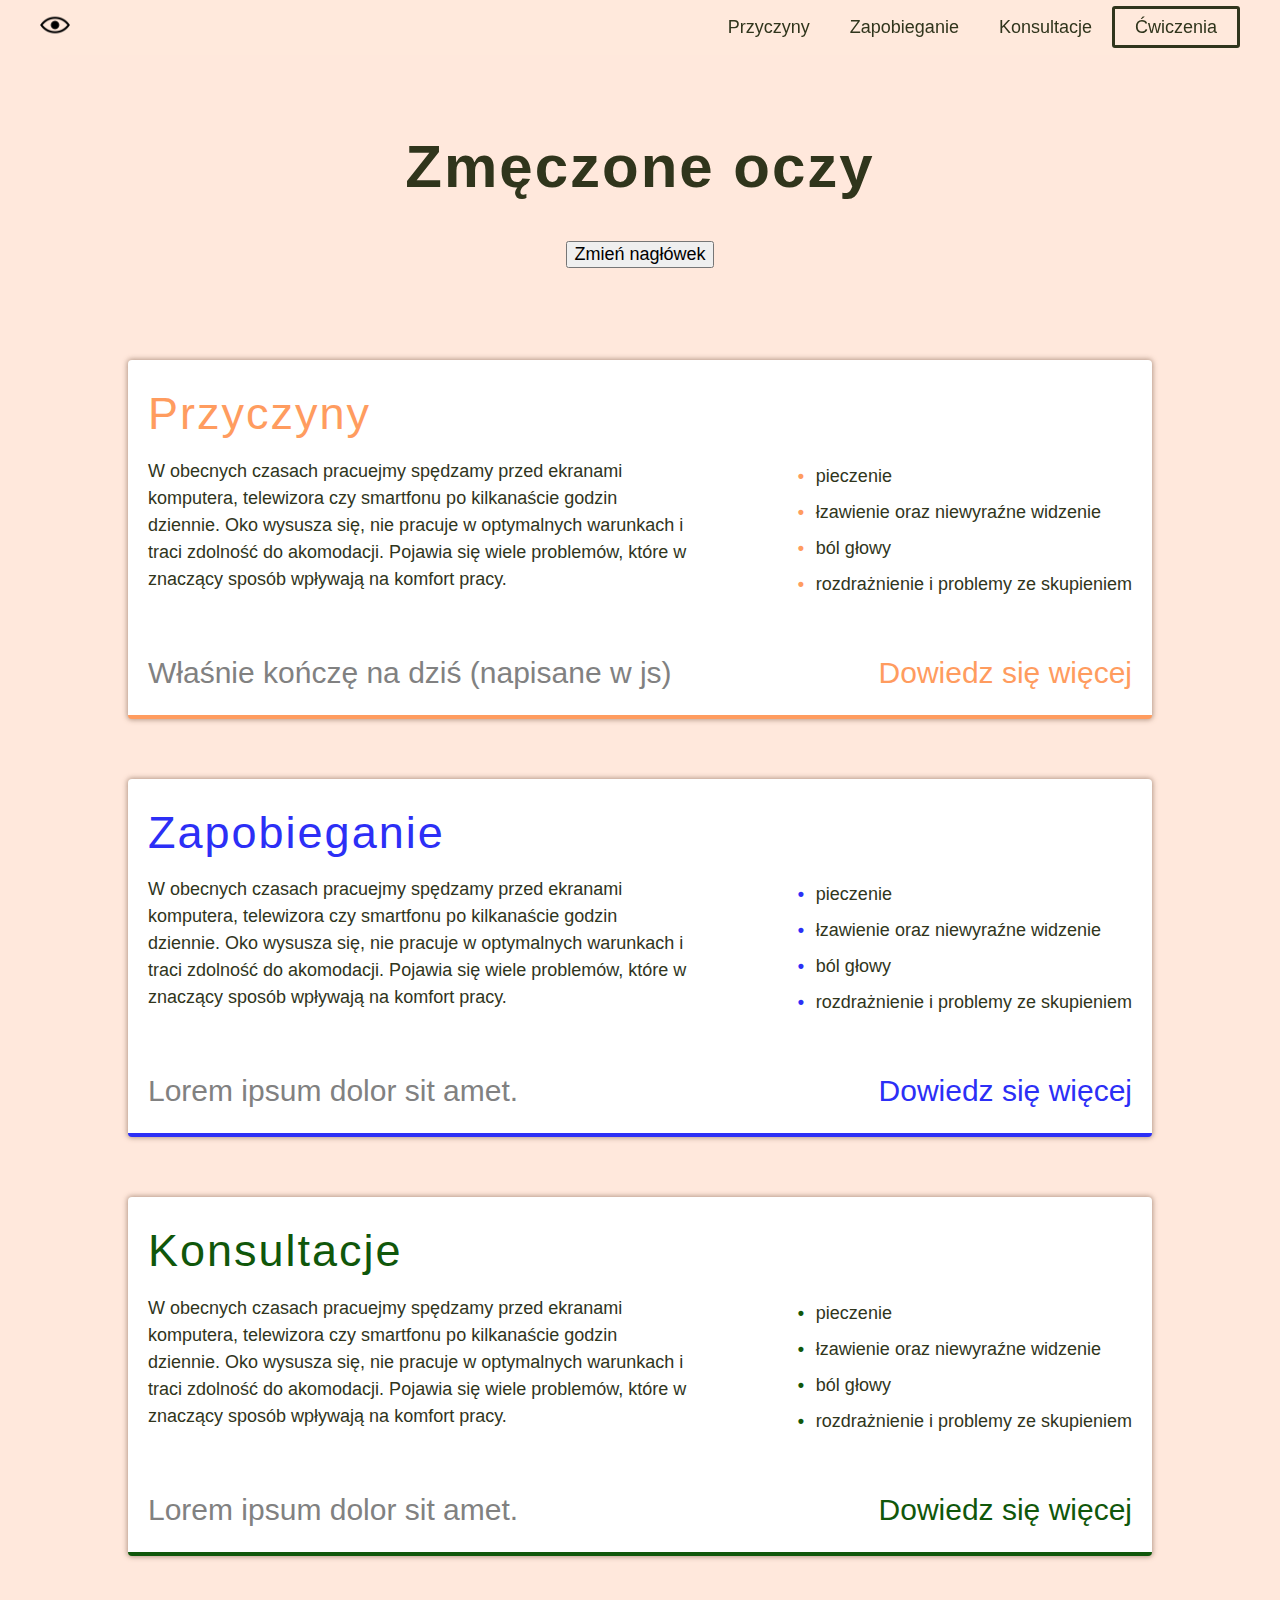
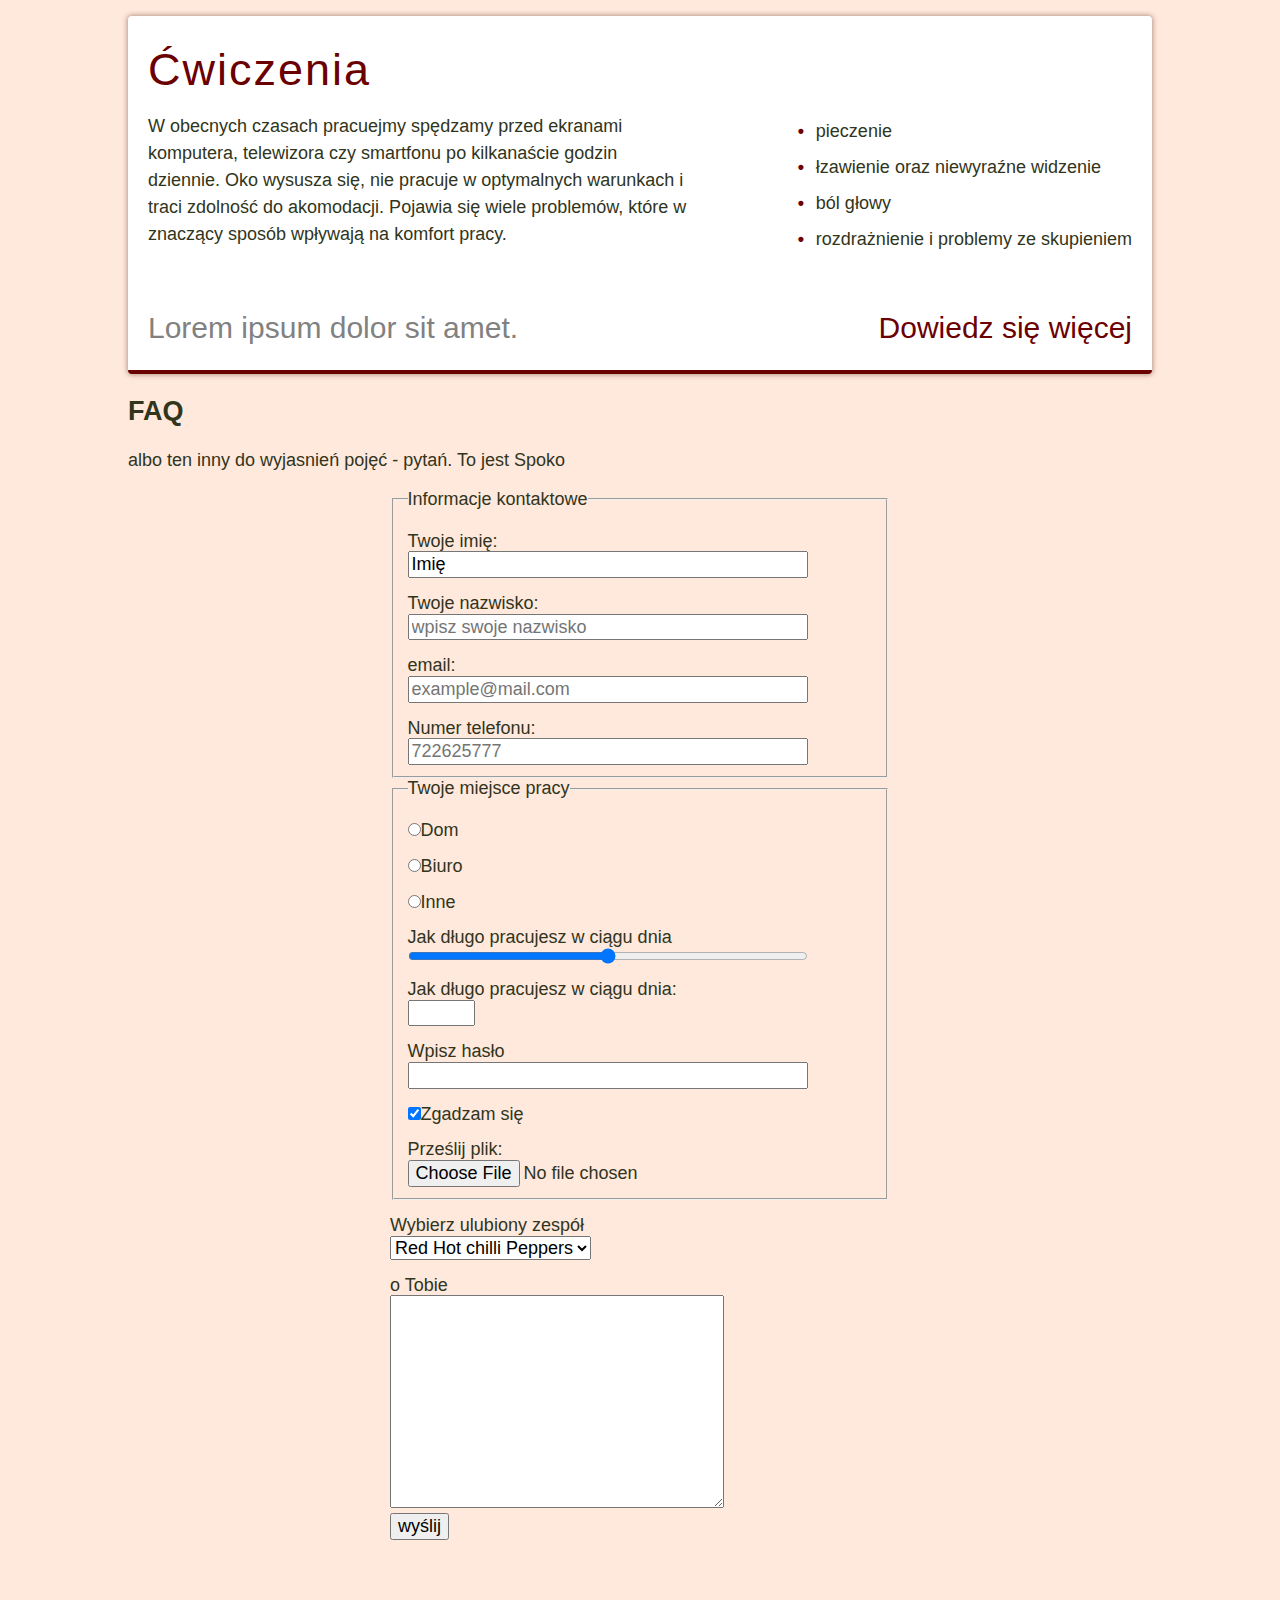
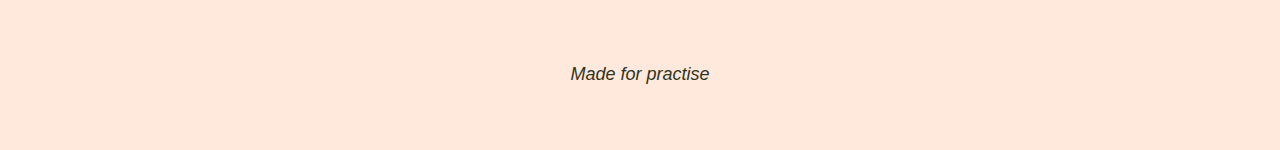
<file: index.html>
<!doctype html><html lang="pl"><head><meta charset="UTF-8"><meta name="viewport" content="width=device-width,initial-scale=1"><title>Test</title><link href="index.cafba7ba.css" rel="stylesheet"></head><body><header class="navigation__header"><nav class="navigation navigation--js"><ul class="navigation__list"><li class="navigation__item navigation__item--left"><a href=""><img src="img/eye_logo.d14acdd8.png" alt="Logo na którym jest oko" class="logo__navigation"><span class="link-block logo-description__mobile-only">Strona główna</span></a></li><li class="navigation__item"><a href="#why" class="link-block">Przyczyny</a></li><li class="navigation__item"><a href="#prevent" class="link-block">Zapobieganie</a></li><li class="navigation__item"><a href="#consultations" class="link-block">Konsultacje</a></li><li class="navigation__item"><a href="#excercises" class="link-block link-block__border">Ćwiczenia</a></li></ul></nav><button class="hamburger hamburger--js" aria-label="menu strony">👀</button></header><main class="main"><header class="main__header"><h1 class="main__heading main__heading--js">Zmęczone oczy</h1><button class="heading__button heading__button--js">Zmień nagłówek</button></header><article class="section section__why" id="why"><h2 class="section__heading section__heading--orange">Przyczyny</h2><div class="describtion__container"><p class="section__describtion">W obecnych czasach pracuejmy spędzamy przed ekranami komputera, telewizora czy smartfonu po kilkanaście godzin dziennie. Oko wysusza się, nie pracuje w optymalnych warunkach i traci zdolność do akomodacji. Pojawia się wiele problemów, które w znaczący sposób wpływają na komfort pracy.</p><ul class="section__list"><li class="section-list__item">pieczenie</li><li class="section-list__item">łzawienie oraz niewyraźne widzenie</li><li class="section-list__item">ból głowy</li><li class="section-list__item">rozdrażnienie i problemy ze skupieniem</li></ul></div><footer class="section__footer"><p class="section__footer--description section__footer--description--js">Lorem ipsum dolor sit amet.</p><p class="section__footer--description"><a href="" class="section__footer--link section__footer--linkOrange">Dowiedz się więcej</a></p></footer></article><article class="section section__prevent" id="prevent"><h2 class="section__heading section__heading--purple">Zapobieganie</h2><div class="describtion__container"><p class="section__describtion">W obecnych czasach pracuejmy spędzamy przed ekranami komputera, telewizora czy smartfonu po kilkanaście godzin dziennie. Oko wysusza się, nie pracuje w optymalnych warunkach i traci zdolność do akomodacji. Pojawia się wiele problemów, które w znaczący sposób wpływają na komfort pracy.</p><ul class="section__list section__list--purple"><li class="section-list__item">pieczenie</li><li class="section-list__item">łzawienie oraz niewyraźne widzenie</li><li class="section-list__item">ból głowy</li><li class="section-list__item">rozdrażnienie i problemy ze skupieniem</li></ul></div><footer class="section__footer"><p class="section__footer--description">Lorem ipsum dolor sit amet.</p><p class="section__footer--description"><a href="" class="section__footer--link section__footer--linkPurple">Dowiedz się więcej</a></p></footer></article><article class="section section__consultations" id="consultations"><h2 class="section__heading section__heading--green">Konsultacje</h2><div class="describtion__container"><p class="section__describtion">W obecnych czasach pracuejmy spędzamy przed ekranami komputera, telewizora czy smartfonu po kilkanaście godzin dziennie. Oko wysusza się, nie pracuje w optymalnych warunkach i traci zdolność do akomodacji. Pojawia się wiele problemów, które w znaczący sposób wpływają na komfort pracy.</p><ul class="section__list section__list--green"><li class="section-list__item">pieczenie</li><li class="section-list__item">łzawienie oraz niewyraźne widzenie</li><li class="section-list__item">ból głowy</li><li class="section-list__item">rozdrażnienie i problemy ze skupieniem</li></ul></div><footer class="section__footer"><p class="section__footer--description">Lorem ipsum dolor sit amet.</p><p class="section__footer--description"><a href="" class="section__footer--link section__footer--linkGreen">Dowiedz się więcej</a></p></footer></article><article class="section section__excercises" id="excercises"><h2 class="section__heading section__heading--red">Ćwiczenia</h2><div class="describtion__container"><p class="section__describtion">W obecnych czasach pracuejmy spędzamy przed ekranami komputera, telewizora czy smartfonu po kilkanaście godzin dziennie. Oko wysusza się, nie pracuje w optymalnych warunkach i traci zdolność do akomodacji. Pojawia się wiele problemów, które w znaczący sposób wpływają na komfort pracy.</p><ul class="section__list section__list--red"><li class="section-list__item">pieczenie</li><li class="section-list__item">łzawienie oraz niewyraźne widzenie</li><li class="section-list__item">ból głowy</li><li class="section-list__item">rozdrażnienie i problemy ze skupieniem</li></ul></div><footer class="section__footer"><p class="section__footer--description">Lorem ipsum dolor sit amet.</p><p class="section__footer--description"><a href="" class="section__footer--link section__footer--linkRed">Dowiedz się więcej</a></p></footer></article><section class="main__form"><h2>FAQ</h2><p>albo ten inny do wyjasnień pojęć - pytań. To jest Spoko</p><form method="POST" class="form" action="https://dev.cotenfrontend.pl"><fieldset><legend>Informacje kontaktowe</legend><div><label for="firstName">Twoje imię:</label> <input class="form__item" id="firstName" name="firstName" value="Imię"></div><div><label for="lastName">Twoje nazwisko:</label> <input class="form__item" name="lastName" id="lastName" placeholder="wpisz swoje nazwisko"></div><div><label for="email">email:</label> <input class="form__item" type="email" name="email" id="email" placeholder="example@mail.com"></div><div><label for="phone">Numer telefonu:</label> <input class="form__item" type="tel" name="phone" id="phone" placeholder="722625777"></div></fieldset><fieldset><legend>Twoje miejsce pracy</legend><div><label><input class="" type="radio" name="workPlace" id="home">Dom</label></div><div><label><input class="" type="radio" name="workPlace" id="office">Biuro</label></div><div><label><input class="" type="radio" name="workPlace" id="other">Inne</label></div><div><label for="workTime">Jak długo pracujesz w ciągu dnia</label> <input class="form__item range--js" type="range" name="workTime" id="workTime" min="0" max="12"></div><div><label for="workTimes">Jak długo pracujesz w ciągu dnia:</label> <input class="form__item--number" type="number" name="workTimes" id="workTimes" min="0" max="12"></div><div><label for="password">Wpisz hasło</label> <input class="form__item" type="password" name="password" id="password"></div><div><label><input class="" type="checkbox" name="agreement" id="agreement" checked="checked">Zgadzam się</label></div><div class="removeOnMobile"><label for="file">Prześlij plik:</label> <input class="" type="file" name="file" id="file"></div></fieldset><div><label for="band">Wybierz ulubiony zespół</label> <select name="band" id="band"><option value="redhot">Red Hot chilli Peppers</option><option value="aerosmith">Angix na tajwanie</option><option value="best">Hello best band</option></select></div><div><label for="text">o Tobie</label> <textarea name="text" id="text" cols="30" rows="10"></textarea></div><div><input type="submit" name="finaaAgree" value="wyślij"></div></form></section></main><footer class="footer"><p class="footer__description">Made for practise</p></footer><script src="index.cafba7ba.js"></script><script src="main.cafba7ba.js"></script></body></html>
</file>
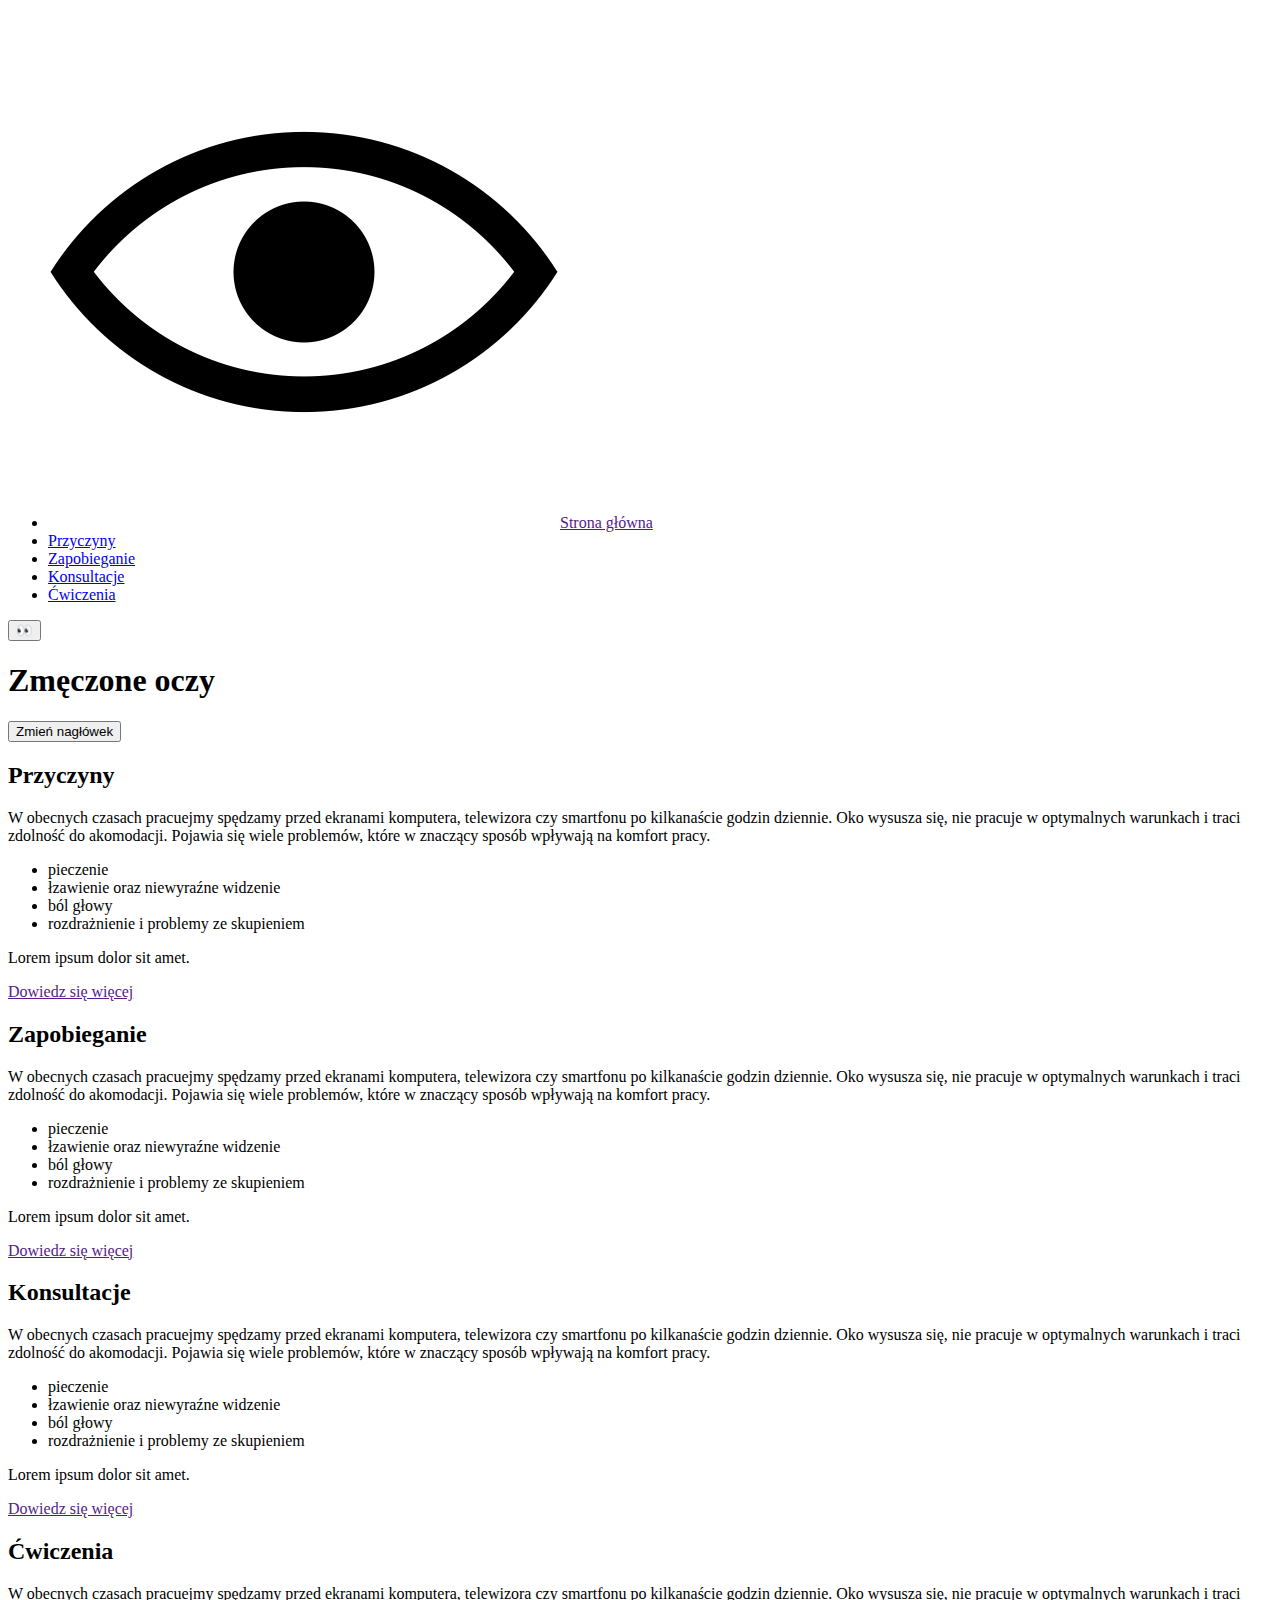
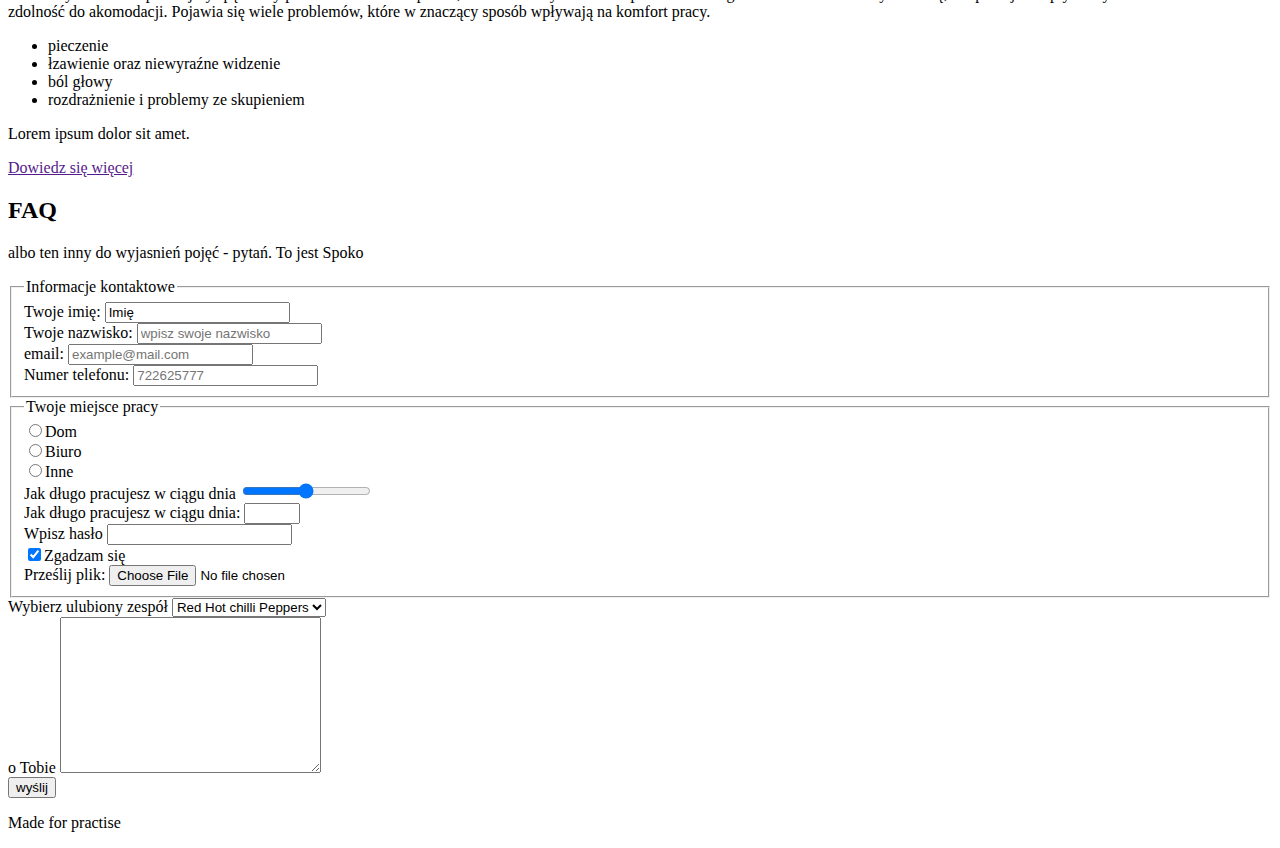
<file: src/pages/index.html>
<!DOCTYPE html>
<html lang="pl">

<head>
    <meta charset="UTF-8">
    <meta name="viewport" content="width=device-width, initial-scale=1.0">
    <title>Test</title>
   <!--  <link href="https://fonts.googleapis.com/css2?family=Montserrat:wght@300;400;500;600;700;900&display=swap"
        rel="stylesheet"> -->
</head>

<body>
    <header class="navigation__header">
        <nav class="navigation navigation--js">
            <ul class="navigation__list">
                <li class="navigation__item navigation__item--left"><a href=""><img src="../assets/img/eye_logo.png"
                            alt="Logo na którym jest oko" class="logo__navigation"><span class="link-block logo-description__mobile-only">Strona główna</span></a></li>
                <li class="navigation__item"> <a href="#why" class="link-block">Przyczyny</a></li>
                <li class="navigation__item"><a href="#prevent" class="link-block">Zapobieganie</a></li>
                <li class="navigation__item"><a href="#consultations" class="link-block">Konsultacje</a></li>
                <li class="navigation__item"><a href="#excercises" class="link-block link-block__border">Ćwiczenia</a>
                </li>
            </ul>
        </nav>
        <button class="hamburger hamburger--js" aria-label="menu strony">👀</button> <!-- .navigation__show--js -->
    </header>

    <main class="main">

        <header class="main__header">
            <h1 class="main__heading main__heading--js">Zmęczone oczy</h1>
            <button class="heading__button heading__button--js">Zmień nagłówek</button>
        </header>

        <article class="section section__why" id="why">
            <h2 class="section__heading section__heading--orange">Przyczyny</h2>

            <div class="describtion__container">
                <p class="section__describtion">W obecnych czasach pracuejmy spędzamy przed ekranami komputera,
                    telewizora czy smartfonu po kilkanaście godzin dziennie. Oko wysusza się, nie pracuje w optymalnych
                    warunkach i traci zdolność do akomodacji. Pojawia się wiele problemów, które w znaczący sposób
                    wpływają na komfort pracy.</p>

                <ul class="section__list">
                    <li class="section-list__item">pieczenie</li>
                    <li class="section-list__item">łzawienie oraz niewyraźne widzenie</li>
                    <li class="section-list__item">ból głowy</li>
                    <li class="section-list__item">rozdrażnienie i problemy ze skupieniem</li>
                </ul>
            </div>
            <footer class="section__footer">
                <p class="section__footer--description section__footer--description--js">Lorem ipsum dolor sit amet.</p>
                <p class="section__footer--description"><a href="" class="section__footer--link section__footer--linkOrange">Dowiedz się więcej</a></p>
            </footer>
        </article>

        <article class="section section__prevent" id="prevent">
            <h2 class="section__heading section__heading--purple">Zapobieganie</h2>

            <div class="describtion__container">
                <p class="section__describtion">W obecnych czasach pracuejmy spędzamy przed ekranami komputera,
                    telewizora czy smartfonu po kilkanaście godzin dziennie. Oko wysusza się, nie pracuje w optymalnych
                    warunkach i traci zdolność do akomodacji. Pojawia się wiele problemów, które w znaczący sposób
                    wpływają na komfort pracy.</p>

                <ul class="section__list section__list--purple">
                    <li class="section-list__item">pieczenie</li>
                    <li class="section-list__item">łzawienie oraz niewyraźne widzenie</li>
                    <li class="section-list__item">ból głowy</li>
                    <li class="section-list__item">rozdrażnienie i problemy ze skupieniem</li>
                </ul>
            </div>
            <footer class="section__footer">
                <p class="section__footer--description">Lorem ipsum dolor sit amet.</p>
                <p class="section__footer--description"><a href="" class="section__footer--link section__footer--linkPurple">Dowiedz się więcej</a></p>
            </footer>
        </article>

        <article class="section section__consultations" id="consultations">
            <h2 class="section__heading section__heading--green">Konsultacje</h2>

            <div class="describtion__container">
                <p class="section__describtion">W obecnych czasach pracuejmy spędzamy przed ekranami komputera,
                    telewizora czy smartfonu po kilkanaście godzin dziennie. Oko wysusza się, nie pracuje w optymalnych
                    warunkach i traci zdolność do akomodacji. Pojawia się wiele problemów, które w znaczący sposób
                    wpływają na komfort pracy.</p>

                <ul class="section__list section__list--green">
                    <li class="section-list__item">pieczenie</li>
                    <li class="section-list__item">łzawienie oraz niewyraźne widzenie</li>
                    <li class="section-list__item">ból głowy</li>
                    <li class="section-list__item">rozdrażnienie i problemy ze skupieniem</li>
                </ul>
            </div>
            <footer class="section__footer">
                <p class="section__footer--description">Lorem ipsum dolor sit amet.</p>
                <p class="section__footer--description"><a href="" class="section__footer--link section__footer--linkGreen">Dowiedz się więcej</a></p>
            </footer>
        </article>

        <article class="section section__excercises" id="excercises">
            <h2 class="section__heading section__heading--red">Ćwiczenia</h2>

            <div class="describtion__container">
                <p class="section__describtion">W obecnych czasach pracuejmy spędzamy przed ekranami komputera,
                    telewizora czy smartfonu po kilkanaście godzin dziennie. Oko wysusza się, nie pracuje w optymalnych
                    warunkach i traci zdolność do akomodacji. Pojawia się wiele problemów, które w znaczący sposób
                    wpływają na komfort pracy.</p>

                <ul class="section__list section__list--red">
                    <li class="section-list__item">pieczenie</li>
                    <li class="section-list__item">łzawienie oraz niewyraźne widzenie</li>
                    <li class="section-list__item">ból głowy</li>
                    <li class="section-list__item">rozdrażnienie i problemy ze skupieniem</li>
                </ul>
            </div>
            <footer class="section__footer">
                <p class="section__footer--description">Lorem ipsum dolor sit amet.</p>
                <p class="section__footer--description"><a href="" class="section__footer--link section__footer--linkRed">Dowiedz się więcej</a></p>
            </footer>
        </article>
        
        <section class="main__form">
            <h2>FAQ</h2>
            <p>albo ten inny do wyjasnień pojęć - pytań. To jest Spoko
            </p>
            <form method="POST" class="form" action="https://dev.cotenfrontend.pl">
                <fieldset>
                    <legend>Informacje kontaktowe</legend>
                    <div>
                        <label for="firstName">Twoje imię:</label>
                        <input class="form__item" type="text" id="firstName" name="firstName" value="Imię">
                    </div>
                    <div>
                        <label for="lastName">Twoje nazwisko:</label>
                        <input class="form__item" type="text" name="lastName" id="lastName"
                            placeholder="wpisz swoje nazwisko">
                    </div>


                    <div>
                        <label for="email">email:</label>
                        <input class="form__item" type="email" name="email" id="email" placeholder="example@mail.com">
                    </div>

                    <div>
                        <label for="phone">Numer telefonu:</label>
                        <input class="form__item" type="tel" name="phone" id="phone" placeholder="722625777">
                    </div>
                </fieldset>

                <fieldset>
                    <legend>Twoje miejsce pracy</legend>

                    <div>
                        <label>
                            <input class="" type="radio" name="workPlace" id="home">Dom</label>
                    </div>
                    <div>
                        <label>
                            <input class="" type="radio" name="workPlace" id="office">Biuro</label>
                    </div>
                    <div>
                        <label>
                            <input class="" type="radio" name="workPlace" id="other">Inne</label>
                    </div>

                    <div>
                        <label for="workTime">Jak długo pracujesz w ciągu dnia</label>
                        <input class="form__item range--js" type="range" name="workTime" id="workTime" min="0" max="12">
                    </div>
                    <div>
                        <label for="workTimes">Jak długo pracujesz w ciągu dnia:</label>
                        <input class="form__item--number" type="number" name="workTimes" id="workTimes" min="0" max="12">
                    </div>
                    <div>
                        <label for="password">Wpisz hasło</label>
                            <input class="form__item" type="password" name="password" id="password">
                    </div>
                    <div>
                        <label>
                            <input class="" type="checkbox" name="agreement" id="agreement" checked>Zgadzam się</label>
                    </div>
                    <div class="removeOnMobile">
                        <label for="file">Prześlij plik:</label>
                            <input class="" type="file" name="file" id="file">
                    </div>
                </fieldset>

                <div>
                    <label for="band">Wybierz ulubiony zespół</label>
                        <select name="band" id="band">
                            <option value="redhot">Red Hot chilli Peppers</option>
                            <option value="aerosmith">Angix na tajwanie</option>
                            <option value="best">Hello best band</option>
                        </select>
                    </div>
                    <div>
                        <label for="text">o Tobie</label>
                            <textarea name="text" id="text" cols="30" rows="10"></textarea>
                    </div>
                    <div><input type="submit" name="finaaAgree" value="wyślij"></div>

            </form>



        </section>

    </main>

    <footer class="footer">
        <p class="footer__description">Made for practise</p>
    </footer>
</body>

</html>
</file>
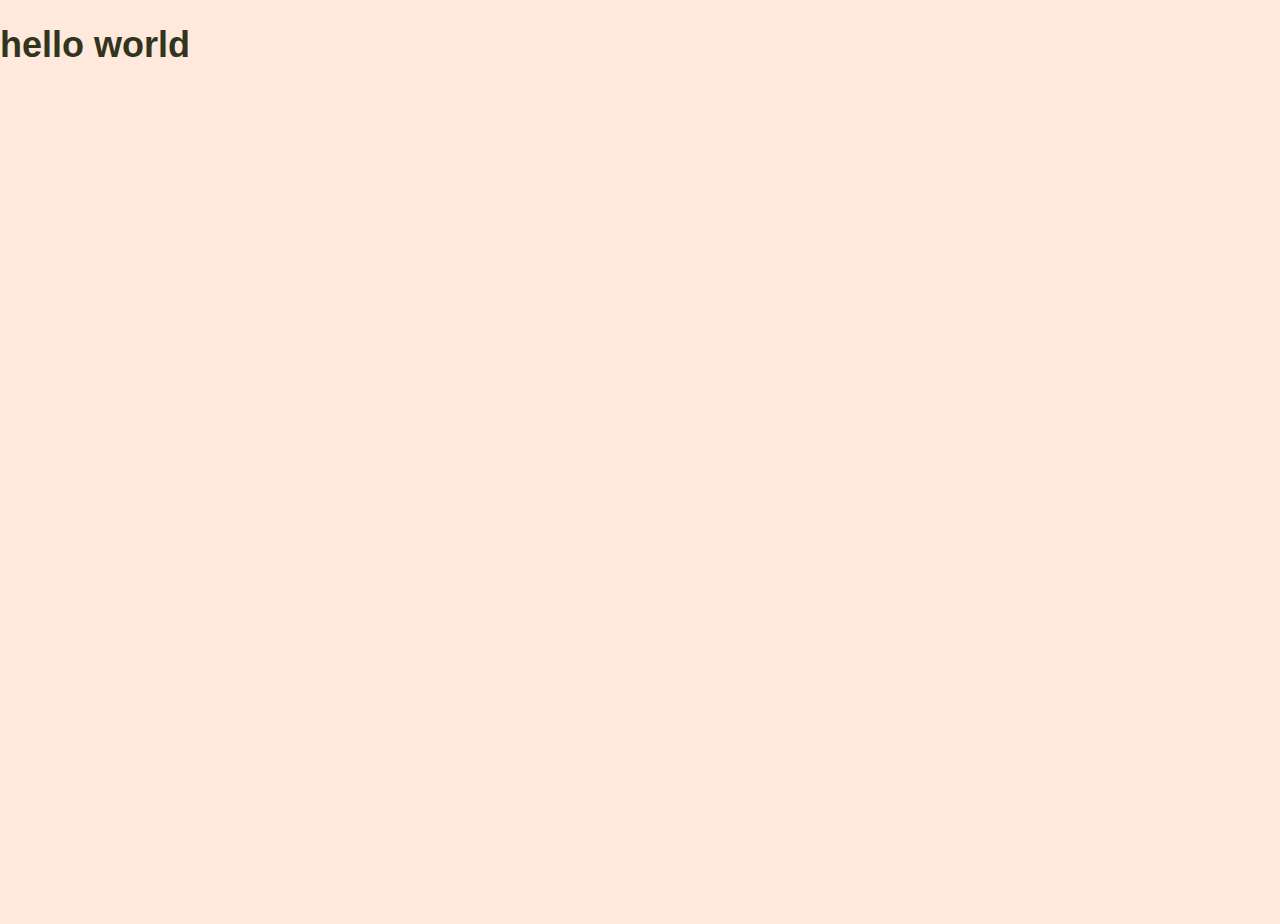
<file: another.html>
<!doctype html><html lang="en"><head><meta charset="UTF-8"><meta name="viewport" content="width=device-width,initial-scale=1"><title>WTF Webpack starterkit</title><link href="index.cafba7ba.css" rel="stylesheet"></head><body><div class="hello"></div><h1>hello world</h1><script src="index.cafba7ba.js"></script></body></html>
</file>
<file: index.cafba7ba.css>
/*! normalize.css v8.0.1 | MIT License | github.com/necolas/normalize.css */html{line-height:1.15;-webkit-text-size-adjust:100%}body{margin:0}main{display:block}h1{font-size:2em;margin:.67em 0}hr{box-sizing:content-box;height:0;overflow:visible}pre{font-family:monospace,monospace;font-size:1em}a{background-color:transparent}abbr[title]{border-bottom:none;text-decoration:underline;text-decoration:underline dotted}b,strong{font-weight:bolder}code,kbd,samp{font-family:monospace,monospace;font-size:1em}small{font-size:80%}sub,sup{font-size:75%;line-height:0;position:relative;vertical-align:baseline}sub{bottom:-.25em}sup{top:-.5em}img{border-style:none}button,input,optgroup,select,textarea{font-family:inherit;font-size:100%;line-height:1.15;margin:0}button,input{overflow:visible}button,select{text-transform:none}[type=button],[type=reset],[type=submit],button{-webkit-appearance:button}[type=button]::-moz-focus-inner,[type=reset]::-moz-focus-inner,[type=submit]::-moz-focus-inner,button::-moz-focus-inner{border-style:none;padding:0}[type=button]:-moz-focusring,[type=reset]:-moz-focusring,[type=submit]:-moz-focusring,button:-moz-focusring{outline:1px dotted ButtonText}fieldset{padding:.35em .75em .625em}legend{box-sizing:border-box;color:inherit;display:table;max-width:100%;padding:0;white-space:normal}progress{vertical-align:baseline}textarea{overflow:auto}[type=checkbox],[type=radio]{box-sizing:border-box;padding:0}[type=number]::-webkit-inner-spin-button,[type=number]::-webkit-outer-spin-button{height:auto}[type=search]{-webkit-appearance:textfield;outline-offset:-2px}[type=search]::-webkit-search-decoration{-webkit-appearance:none}::-webkit-file-upload-button{-webkit-appearance:button;font:inherit}details{display:block}summary{display:list-item}[hidden],template{display:none}.section{background-color:#fff;padding:20px;line-height:1.5;border-radius:4px;box-shadow:0 0 5px 1px rgba(163,132,115,.8);margin-top:60px}.section__why{border-bottom:4px solid #ff9c5f}.section__prevent{border-bottom:4px solid #2c2ff6}.section__consultations{border-bottom:4px solid #10570b}.section__excercises{border-bottom:4px solid #6b0000}.section__heading{margin:0 0 10px;font-size:45px;font-weight:500;letter-spacing:2px}.section__heading--orange{color:#ff9c5f}.section__heading--purple{color:#2c2ff6}.section__heading--green{color:#10570b}.section__heading--red{color:#6b0000}.section__describtion{margin-top:0;display:inline-block;width:55%}.section__list{max-width:45%;margin-top:0;display:inline-block;list-style:none;line-height:2}.section__footer{display:flex;justify-content:space-between;align-content:flex-end}.section__footer--description{font-size:30px;font-weight:500;color:#818181;margin-bottom:0}.section__footer--link{font-size:30px;font-weight:500;margin-bottom:0;text-decoration:none}.section__footer--linkOrange{color:#ff9c5f}.section__footer--linkOrange:hover{color:rgba(255,156,95,.77);text-shadow:1px 1px;font-weight:600}.section__footer--linkPurple{color:#2c2ff6}.section__footer--linkPurple:hover{color:rgba(44,47,246,.77);text-shadow:1px 1px;font-weight:600}.section__footer--linkGreen{color:#10570b}.section__footer--linkGreen:hover{color:rgba(16,87,11,.77);text-shadow:1px 1px;font-weight:600}.section__footer--linkRed{color:#6b0000}.section__footer--linkRed:hover{color:rgba(107,0,0,.77);text-shadow:1px 1px;font-weight:600}html{box-sizing:border-box}*,:after,:before{box-sizing:inherit}body{background-color:#ffe8dc;font-family:Montserrat,sans-serif;color:#30351c;height:100vh;font-size:18px}.navigation__header{max-width:1200px;margin:auto}.navigation__list{list-style:none;display:flex;flex-flow:row nowrap;justify-content:flex-end;align-items:center;padding-left:0;margin-top:0;position:fixed;top:0;width:1200px;background-color:rgba(255,232,220,.93)}.navigation__item{margin-top:10px;margin-bottom:10px;text-align:center}.navigation__item--left{justify-self:flex-start;margin-right:auto;margin-left:0}.navigation__item:hover{color:rgba(48,53,28,.47)}a{text-decoration:none}.logo-description__mobile-only{display:none}.logo__navigation{max-width:30px}.logo__navigation:hover{opacity:.5}.link-block{padding:8px 20px;text-decoration:none;color:inherit}.link-block__border{border:3px solid #30351c;border-radius:3px}.link-block__border:hover{border:3px solid rgba(48,53,28,.47)}.hamburger{display:none}.main{max-width:1024px;margin:60px auto}.main__header{display:flex;flex-direction:column;justify-content:center;align-items:center;height:15rem}.main__heading{font-size:60px;font-weight:600;letter-spacing:2px}.nowa-klasa-z-js{color:#10570b;background-color:#f9ceff;font-size:20px}.describtion__container{display:flex;flex-wrap:wrap;justify-content:space-between;align-items:flex-start}.section__list li:before{color:#ff9c5f}.section__list--purple li:before,.section__list li:before{content:"•";display:inline-block;width:1em;margin-left:-.9em;font-weight:900;font-size:18px}.section__list--purple li:before{color:#2c2ff6}.section__list--green li:before{color:#10570b}.section__list--green li:before,.section__list--red li:before{content:"•";display:inline-block;width:1em;margin-left:-.9em;font-weight:900;font-size:18px}.section__list--red li:before{color:#6b0000}.footer{margin:50px auto;width:1200px;height:150px;display:flex;justify-content:center;align-items:center}.footer__description{font-style:italic}.form{width:500px;margin:auto}.form__item{display:block;width:400px}label{display:block;margin-top:15px}@media(max-width:600px){body{background-color:#fbc4a7;font-family:Montserrat,sans-serif;color:#30351c;height:100vh;font-size:12px}.navigation{display:none}.navigation__show{display:block}.navigation__header{max-width:40vw;margin:0 0 0 auto;display:block}.hamburger{font-size:40px}.hamburger,.hamburger--open{position:fixed;top:16px;right:16px;border:none;padding:0;display:block}.hamburger--open{font-size:35px;opacity:.5}.navigation__list{list-style:none;display:block;margin-top:0;position:fixed;top:0;max-width:40vw;background-color:rgba(255,232,220,.93);padding:10px}.logo__navigation{max-width:20px;margin:-5px 3px -5px auto}.navigation__item{margin:10px auto;text-align:right}.navigation__item--left{margin:60px 0 0 auto}.link-block{display:block;padding:5px;text-decoration:none;color:inherit;width:-webkit-fit-content;width:-moz-fit-content;width:fit-content;margin:0 0 0 auto}.link-block__border{border:3px solid #30351c;border-radius:3px}.link-block__border:hover{border:3px solid rgba(48,53,28,.47)}.logo-description__mobile-only{display:inline-block}.main{max-width:90vw;margin:60px auto}.main__header{display:flex;flex-direction:column;justify-content:center;align-items:center;height:10em}.main__heading{font-size:30px;font-weight:600;letter-spacing:2px}.section{background-color:#fff;padding:10px;line-height:1.5;border-radius:4px;box-shadow:0 0 5px 1px rgba(163,132,115,.8);margin-top:40px}.section__heading{margin:0 0 10px 5%;font-size:25px;font-weight:500;letter-spacing:2px}.describtion__container{display:flex;flex-direction:column;flex-wrap:wrap;justify-content:space-between;align-items:flex-start}.section__describtion{display:inline-block;width:90%;margin:0 auto}.section__list{max-width:90%;margin-top:0;display:inline-block;list-style:none;line-height:2}.section__footer{display:flex;justify-content:space-between;align-content:flex-end}.section__footer--description{color:#818181}.section__footer--description,.section__footer--link{font-size:15px;font-weight:500;margin-bottom:0;margin-top:0}.section__footer--link{text-decoration:none}.form{max-width:90vw;margin:auto}.form__item{display:block;max-width:80vw}.removeOnMobile{display:none}.footer{margin:20px auto;max-width:100vw;height:20px;display:flex;justify-content:center;align-items:center}}
</file>
